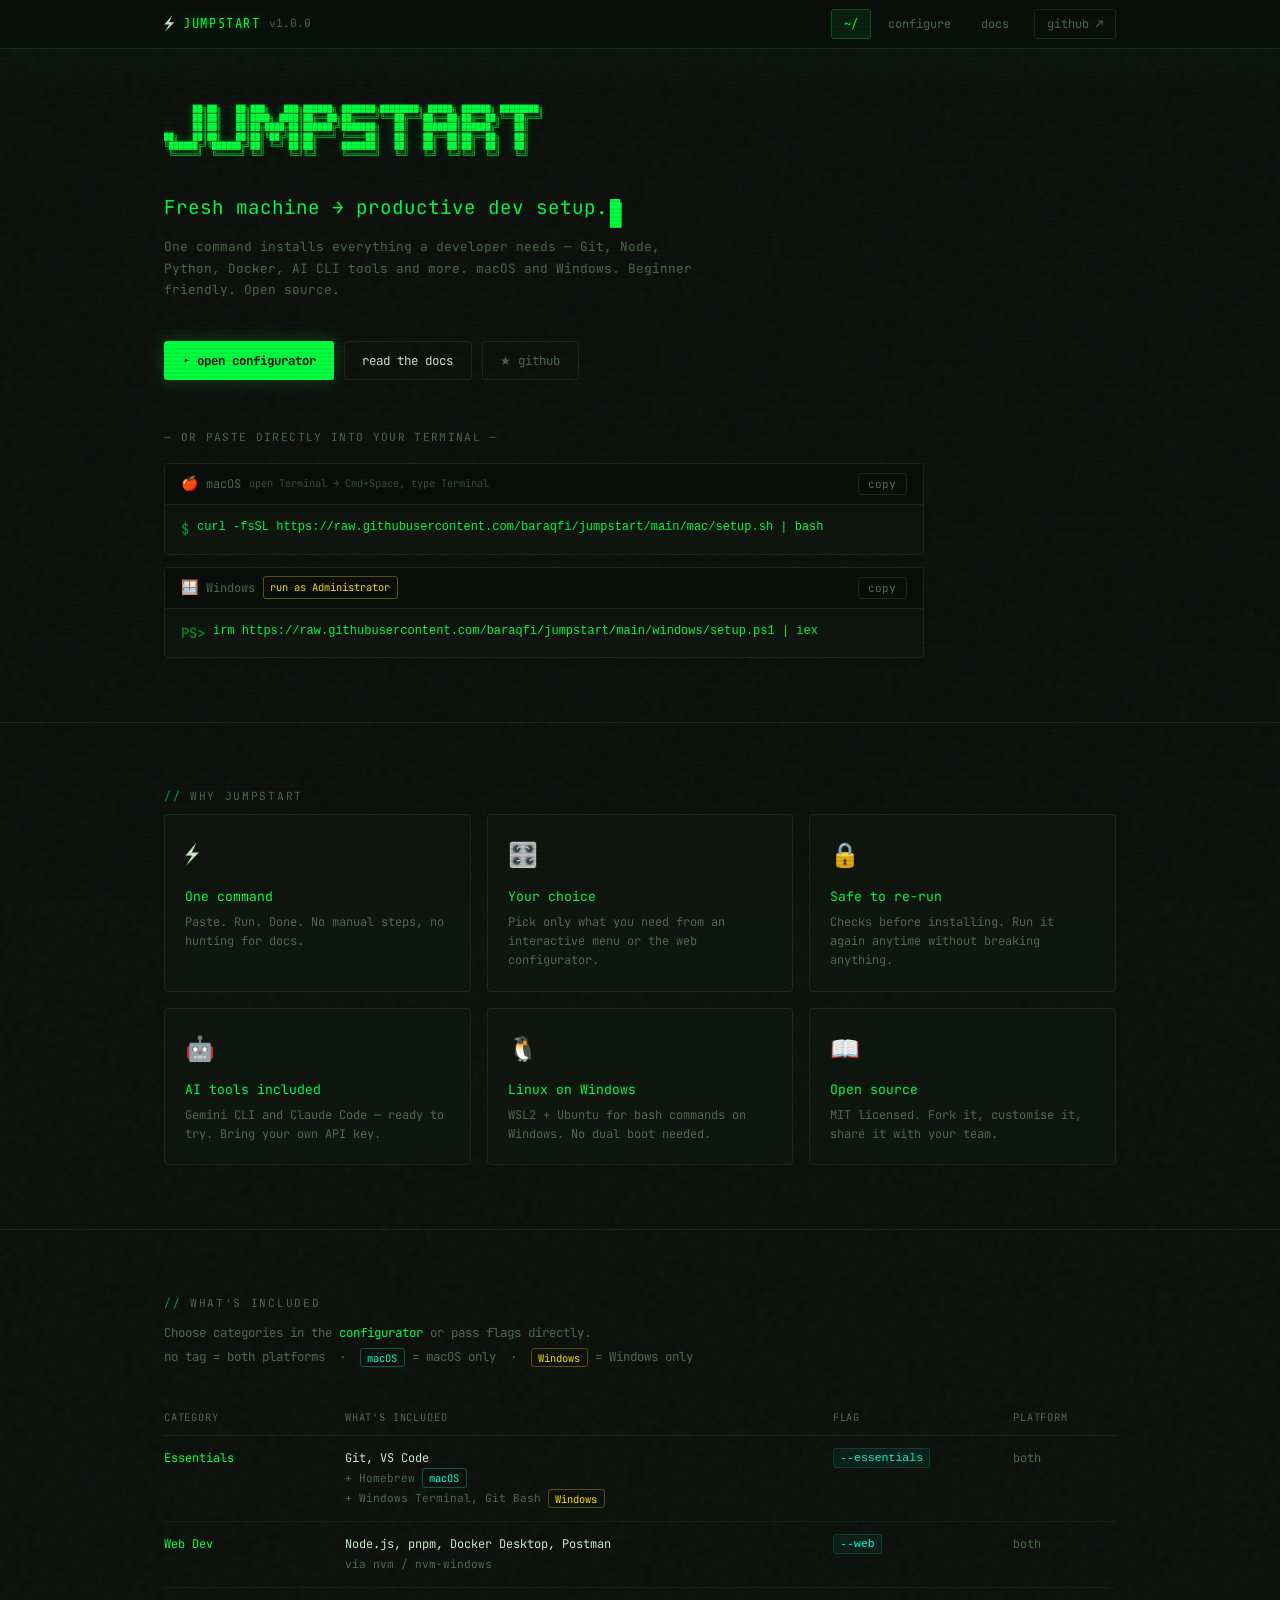
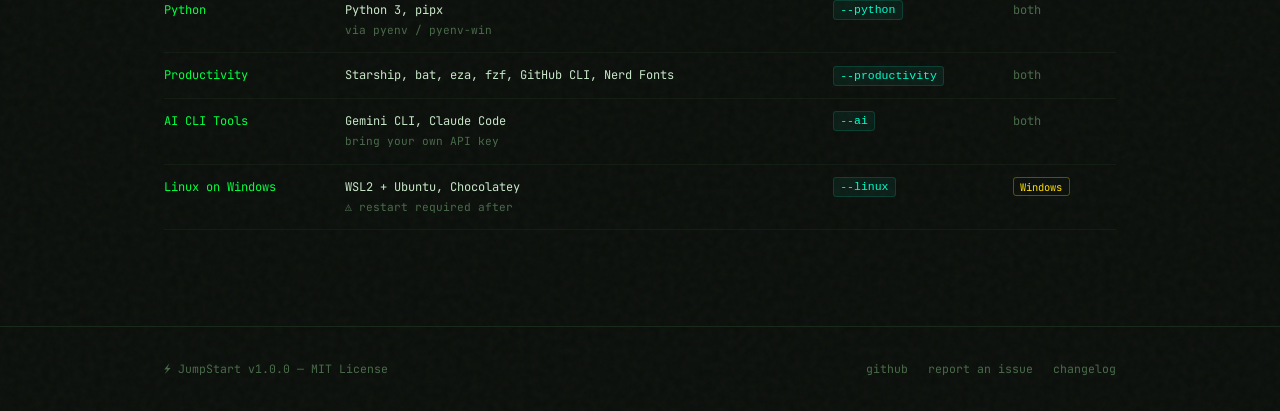
<file: web/index.html>
<!DOCTYPE html>
<html lang="en">
<head>
  <meta charset="UTF-8" />
  <meta name="viewport" content="width=device-width, initial-scale=1.0" />
  <title>JumpStart — Dev Setup in Minutes</title>
  <meta name="description" content="Go from fresh Mac or Windows install to productive dev environment in ~15 minutes. Open source, beginner friendly." />
  <link rel="icon" href="data:image/svg+xml,<svg xmlns='http://www.w3.org/2000/svg' viewBox='0 0 100 100'><text y='.9em' font-size='90'>⚡</text></svg>" />
  <link rel="preconnect" href="https://fonts.googleapis.com" />
  <link rel="preconnect" href="https://fonts.gstatic.com" crossorigin />
  <link href="https://fonts.googleapis.com/css2?family=JetBrains+Mono:wght@300;400;500;700&family=Share+Tech+Mono&display=swap" rel="stylesheet" />
  <link rel="stylesheet" href="style.css" />
</head>
<body>

  <!-- NAV -->
  <nav class="nav">
    <div class="nav-inner">
      <a href="index.html" class="nav-logo">
        <span class="logo-icon">⚡</span>
        <span class="logo-text">JumpStart</span>
        <span class="logo-version">v1.0.0</span>
      </a>
      <div class="nav-links">
        <a href="index.html" class="nav-link active">~/</a>
        <a href="configure.html" class="nav-link">configure</a>
        <a href="docs.html" class="nav-link">docs</a>
        <a href="https://github.com/baraqfi/jumpstart" target="_blank" class="nav-link nav-link-external">github ↗</a>
      </div>
    </div>
  </nav>

  <!-- HERO -->
  <section class="hero">
    <div class="container">

      <pre class="ascii-logo" aria-hidden="true">
      ██╗██╗   ██╗███╗   ███╗██████╗ ███████╗████████╗ █████╗ ██████╗ ████████╗
      ██║██║   ██║████╗ ████║██╔══██╗██╔════╝╚══██╔══╝██╔══██╗██╔══██╗╚══██╔══╝
      ██║██║   ██║██╔████╔██║██████╔╝███████╗   ██║   ███████║██████╔╝   ██║
██╗   ██║██║   ██║██║╚██╔╝██║██╔═══╝ ╚════██║   ██║   ██╔══██║██╔══██╗   ██║
╚██████╔╝╚██████╔╝██║ ╚═╝ ██║██║     ███████║   ██║   ██║  ██║██║  ██║   ██║
 ╚═════╝  ╚═════╝ ╚═╝     ╚═╝╚═╝     ╚══════╝   ╚═╝   ╚═╝  ╚═╝╚═╝  ╚═╝   ╚═╝</pre>

      <div class="hero-mobile-title">⚡ JUMPSTART</div>

      <p class="hero-tagline">
        Fresh machine → productive dev setup.<span class="cursor">█</span>
      </p>
      <p class="hero-sub">
        One command installs everything a developer needs — Git, Node, Python, Docker,
        AI CLI tools and more. macOS and Windows. Beginner friendly. Open source.
      </p>

      <div class="hero-ctas">
        <a href="configure.html" class="btn btn-primary">▸ open configurator</a>
        <a href="docs.html" class="btn btn-outline">read the docs</a>
        <a href="https://github.com/baraqfi/jumpstart" target="_blank" class="btn btn-ghost">★ github</a>
      </div>

      <!-- ONE-LINERS -->
      <p class="divider-label">— or paste directly into your terminal —</p>

      <div class="cmd-blocks">
        <div class="cmd-block">
          <div class="cmd-header">
            <div class="cmd-platform">
              <span>🍎</span>
              <span class="cmd-platform-label">macOS</span>
              <span class="cmd-hint">open Terminal → Cmd+Space, type Terminal</span>
            </div>
            <button class="copy-btn" data-copy="curl -fsSL https://raw.githubusercontent.com/baraqfi/jumpstart/main/mac/setup.sh | bash">copy</button>
          </div>
          <div class="cmd-body">
            <span class="prompt">$</span>
            <code>curl -fsSL https://raw.githubusercontent.com/baraqfi/jumpstart/main/mac/setup.sh | bash</code>
          </div>
        </div>

        <div class="cmd-block">
          <div class="cmd-header">
            <div class="cmd-platform">
              <span>🪟</span>
              <span class="cmd-platform-label">Windows</span>
              <span class="cmd-tag-warn">run as Administrator</span>
            </div>
            <button class="copy-btn" data-copy="irm https://raw.githubusercontent.com/baraqfi/jumpstart/main/windows/setup.ps1 | iex">copy</button>
          </div>
          <div class="cmd-body">
            <span class="prompt">PS&gt;</span>
            <code>irm https://raw.githubusercontent.com/baraqfi/jumpstart/main/windows/setup.ps1 | iex</code>
          </div>
        </div>
      </div>
    </div>
  </section>

  <!-- FEATURES -->
  <section class="section border-top">
    <div class="container">
      <p class="section-label"><span class="comment-slash">// </span>why jumpstart</p>
      <div class="features-grid">
        <div class="feature-card">
          <div class="feature-icon">⚡</div>
          <div class="feature-title">One command</div>
          <div class="feature-desc">Paste. Run. Done. No manual steps, no hunting for docs.</div>
        </div>
        <div class="feature-card">
          <div class="feature-icon">🎛️</div>
          <div class="feature-title">Your choice</div>
          <div class="feature-desc">Pick only what you need from an interactive menu or the web configurator.</div>
        </div>
        <div class="feature-card">
          <div class="feature-icon">🔒</div>
          <div class="feature-title">Safe to re-run</div>
          <div class="feature-desc">Checks before installing. Run it again anytime without breaking anything.</div>
        </div>
        <div class="feature-card">
          <div class="feature-icon">🤖</div>
          <div class="feature-title">AI tools included</div>
          <div class="feature-desc">Gemini CLI and Claude Code — ready to try. Bring your own API key.</div>
        </div>
        <div class="feature-card">
          <div class="feature-icon">🐧</div>
          <div class="feature-title">Linux on Windows</div>
          <div class="feature-desc">WSL2 + Ubuntu for bash commands on Windows. No dual boot needed.</div>
        </div>
        <div class="feature-card">
          <div class="feature-icon">📖</div>
          <div class="feature-title">Open source</div>
          <div class="feature-desc">MIT licensed. Fork it, customise it, share it with your team.</div>
        </div>
      </div>
    </div>
  </section>

  <!-- WHAT'S INCLUDED -->
  <section class="section border-top">
    <div class="container">
      <p class="section-label"><span class="comment-slash">// </span>what's included</p>
      <p class="section-sub">
        Choose categories in the <a href="configure.html" class="link-green">configurator</a> or pass flags directly.
        <br><span class="tag-key">no tag</span> = both platforms &nbsp;·&nbsp;
        <span class="tag-mac">macOS</span> = macOS only &nbsp;·&nbsp;
        <span class="tag-win">Windows</span> = Windows only
      </p>

      <div class="table-wrap">
        <table class="pkg-table">
          <thead>
            <tr>
              <th>Category</th>
              <th>What's included</th>
              <th>Flag</th>
              <th>Platform</th>
            </tr>
          </thead>
          <tbody>
            <tr>
              <td class="td-cat">Essentials</td>
              <td>Git, VS Code<br><span class="td-sub">+ Homebrew <span class="tag-mac">macOS</span></span><br><span class="td-sub">+ Windows Terminal, Git Bash <span class="tag-win">Windows</span></span></td>
              <td><code class="flag">--essentials</code></td>
              <td class="td-plat">both</td>
            </tr>
            <tr>
              <td class="td-cat">Web Dev</td>
              <td>Node.js, pnpm, Docker Desktop, Postman<br><span class="td-sub">via nvm / nvm-windows</span></td>
              <td><code class="flag">--web</code></td>
              <td class="td-plat">both</td>
            </tr>
            <tr>
              <td class="td-cat">Python</td>
              <td>Python 3, pipx<br><span class="td-sub">via pyenv / pyenv-win</span></td>
              <td><code class="flag">--python</code></td>
              <td class="td-plat">both</td>
            </tr>
            <tr>
              <td class="td-cat">Productivity</td>
              <td>Starship, bat, eza, fzf, GitHub CLI, Nerd Fonts</td>
              <td><code class="flag">--productivity</code></td>
              <td class="td-plat">both</td>
            </tr>
            <tr>
              <td class="td-cat">AI CLI Tools</td>
              <td>Gemini CLI, Claude Code<br><span class="td-sub">bring your own API key</span></td>
              <td><code class="flag">--ai</code></td>
              <td class="td-plat">both</td>
            </tr>
            <tr>
              <td class="td-cat">Linux on Windows</td>
              <td>WSL2 + Ubuntu, Chocolatey<br><span class="td-sub">⚠ restart required after</span></td>
              <td><code class="flag">--linux</code></td>
              <td class="td-plat"><span class="tag-win">Windows</span></td>
            </tr>
          </tbody>
        </table>
      </div>
    </div>
  </section>

  <!-- FOOTER -->
  <footer class="footer">
    <div class="container footer-inner">
      <span>⚡ JumpStart v1.0.0 — MIT License</span>
      <div class="footer-links">
        <a href="https://github.com/baraqfi/jumpstart" target="_blank">github</a>
        <a href="https://github.com/baraqfi/jumpstart/issues" target="_blank">report an issue</a>
        <a href="https://github.com/baraqfi/jumpstart/blob/main/CHANGELOG.md" target="_blank">changelog</a>
      </div>
    </div>
  </footer>

  <script src="main.js"></script>
</body>
</html>
</file>
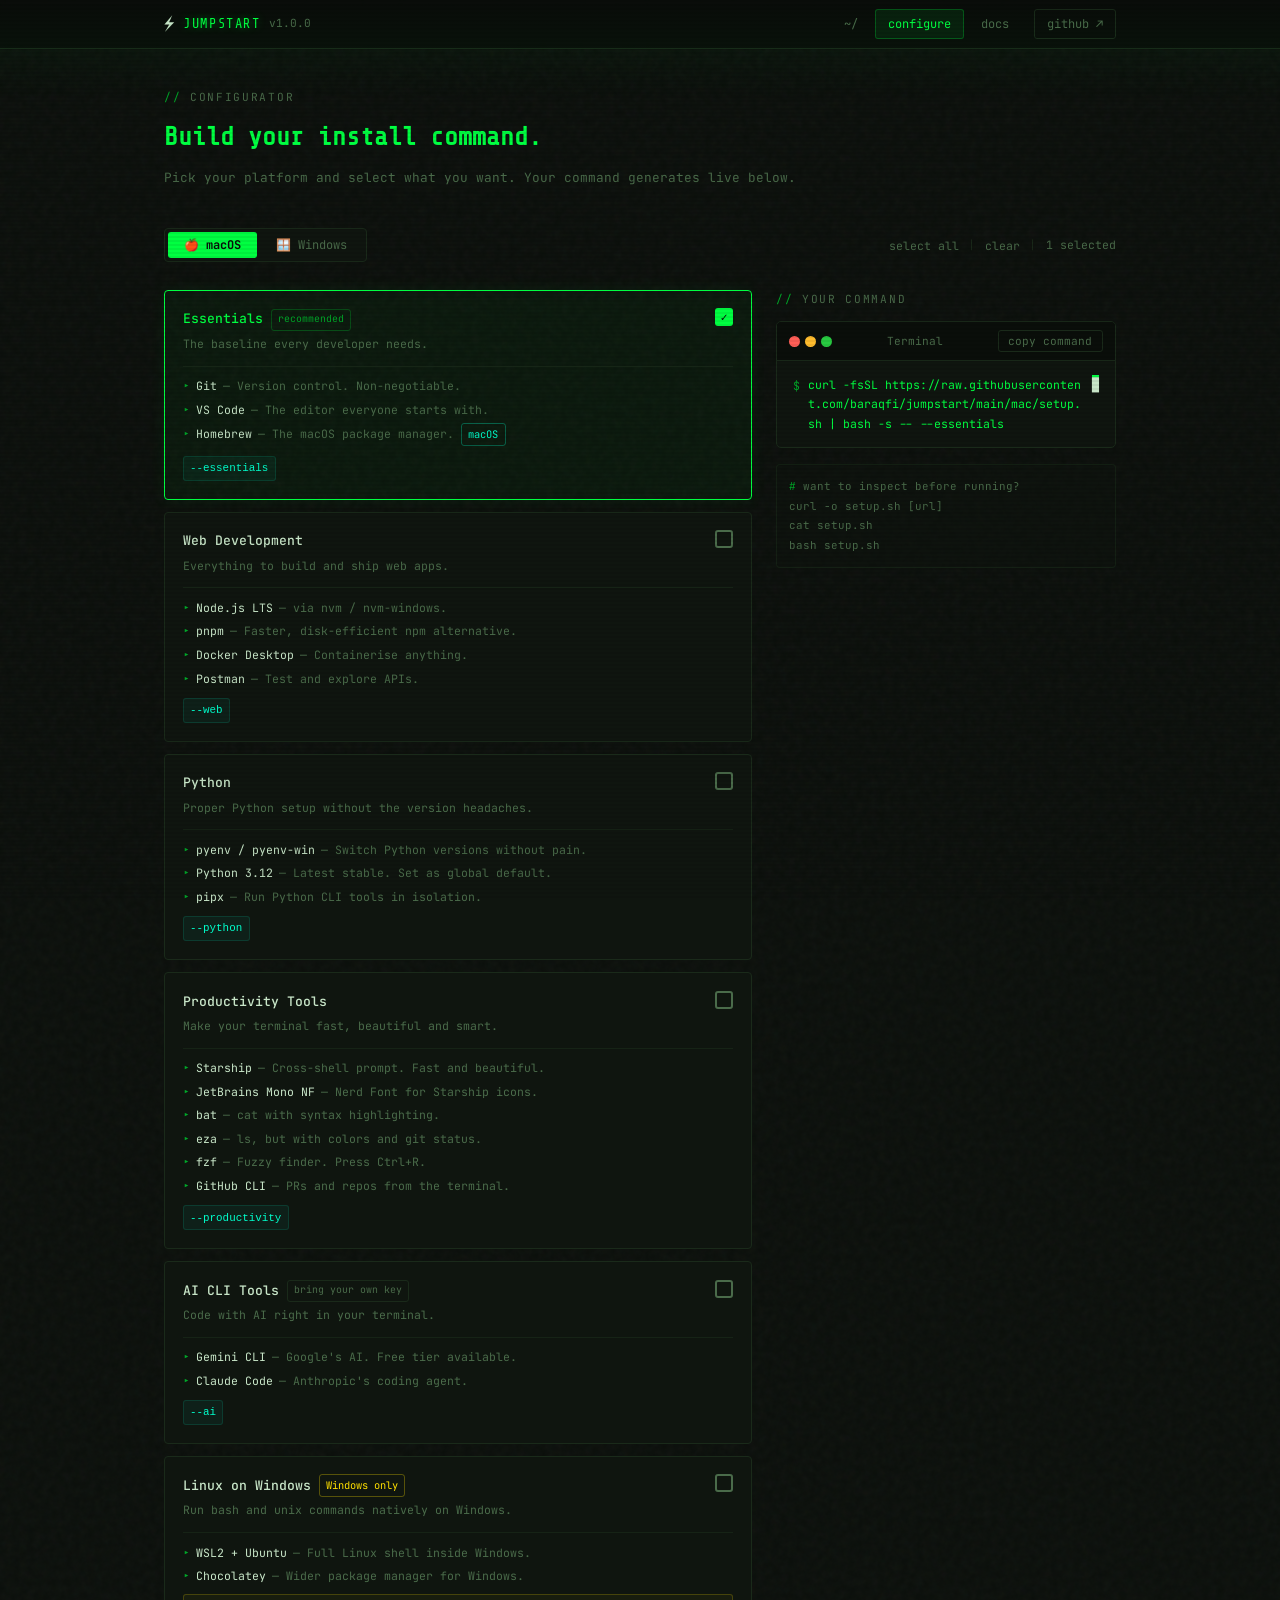
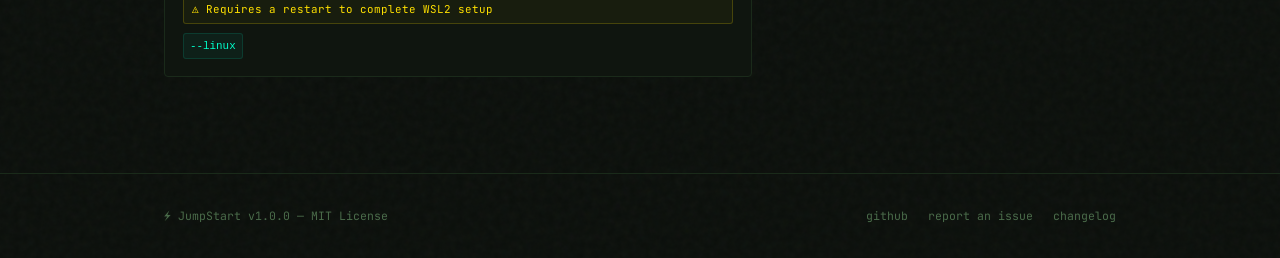
<file: web/configure.html>
<!DOCTYPE html>
<html lang="en">
<head>
  <meta charset="UTF-8" />
  <meta name="viewport" content="width=device-width, initial-scale=1.0" />
  <title>Configurator — JumpStart</title>
  <meta name="description" content="Pick your platform and packages. Get your custom install command instantly." />
  <link rel="icon" href="data:image/svg+xml,<svg xmlns='http://www.w3.org/2000/svg' viewBox='0 0 100 100'><text y='.9em' font-size='90'>⚡</text></svg>" />
  <link rel="preconnect" href="https://fonts.googleapis.com" />
  <link rel="preconnect" href="https://fonts.gstatic.com" crossorigin />
  <link href="https://fonts.googleapis.com/css2?family=JetBrains+Mono:wght@300;400;500;700&family=Share+Tech+Mono&display=swap" rel="stylesheet" />
  <link rel="stylesheet" href="style.css" />
</head>
<body>

  <!-- NAV -->
  <nav class="nav">
    <div class="nav-inner">
      <a href="index.html" class="nav-logo">
        <span class="logo-icon">⚡</span>
        <span class="logo-text">JumpStart</span>
        <span class="logo-version">v1.0.0</span>
      </a>
      <div class="nav-links">
        <a href="index.html" class="nav-link">~/</a>
        <a href="configure.html" class="nav-link active">configure</a>
        <a href="docs.html" class="nav-link">docs</a>
        <a href="https://github.com/baraqfi/jumpstart" target="_blank" class="nav-link nav-link-external">github ↗</a>
      </div>
    </div>
  </nav>

  <div class="container page-top">

    <!-- HEADER -->
    <div class="page-header">
      <p class="section-label"><span class="comment-slash">// </span>configurator</p>
      <h1 class="page-title">Build your install command.</h1>
      <p class="page-sub">Pick your platform and select what you want. Your command generates live below.</p>
    </div>

    <!-- PLATFORM TOGGLE + ACTIONS -->
    <div class="config-toolbar">
      <div class="platform-toggle" role="group" aria-label="Select platform">
        <button class="platform-btn active" data-platform="mac" onclick="setPlatform('mac')">🍎 macOS</button>
        <button class="platform-btn" data-platform="windows" onclick="setPlatform('windows')">🪟 Windows</button>
      </div>
      <div class="config-actions">
        <button class="action-btn" onclick="selectAll()">select all</button>
        <span class="action-divider">|</span>
        <button class="action-btn action-btn-red" onclick="clearAll()">clear</button>
        <span class="action-divider">|</span>
        <span class="selected-count" id="selectedCount">1 selected</span>
      </div>
    </div>

    <!-- MAIN GRID -->
    <div class="config-grid">

      <!-- CATEGORY CARDS -->
      <div class="cards-col" id="categoryCards">

        <!-- Essentials -->
        <div class="cat-card selected" data-id="essentials" data-platform="both" onclick="toggleCard(this)">
          <div class="cat-card-top">
            <div class="cat-card-info">
              <div class="cat-card-name-row">
                <span class="cat-name">Essentials</span>
                <span class="cat-badge-rec">recommended</span>
              </div>
              <p class="cat-tagline">The baseline every developer needs.</p>
            </div>
            <div class="cat-checkbox" aria-hidden="true">✓</div>
          </div>
          <div class="cat-packages">
            <div class="cat-pkg"><span class="pkg-arrow">▸</span><span class="pkg-name">Git</span><span class="pkg-desc">— Version control. Non-negotiable.</span></div>
            <div class="cat-pkg"><span class="pkg-arrow">▸</span><span class="pkg-name">VS Code</span><span class="pkg-desc">— The editor everyone starts with.</span></div>
            <div class="cat-pkg mac-only"><span class="pkg-arrow">▸</span><span class="pkg-name">Homebrew</span><span class="pkg-desc">— The macOS package manager.</span><span class="tag-mac">macOS</span></div>
            <div class="cat-pkg win-only"><span class="pkg-arrow">▸</span><span class="pkg-name">Windows Terminal</span><span class="pkg-desc">— Modern terminal for Windows.</span><span class="tag-win">Windows</span></div>
            <div class="cat-pkg win-only"><span class="pkg-arrow">▸</span><span class="pkg-name">Git Bash</span><span class="pkg-desc">— Bash shell on Windows. Comes with Git.</span><span class="tag-win">Windows</span></div>
          </div>
          <code class="cat-flag">--essentials</code>
        </div>

        <!-- Web Dev -->
        <div class="cat-card" data-id="web" data-platform="both" onclick="toggleCard(this)">
          <div class="cat-card-top">
            <div class="cat-card-info">
              <div class="cat-card-name-row">
                <span class="cat-name">Web Development</span>
              </div>
              <p class="cat-tagline">Everything to build and ship web apps.</p>
            </div>
            <div class="cat-checkbox" aria-hidden="true">✓</div>
          </div>
          <div class="cat-packages">
            <div class="cat-pkg"><span class="pkg-arrow">▸</span><span class="pkg-name">Node.js LTS</span><span class="pkg-desc">— via nvm / nvm-windows.</span></div>
            <div class="cat-pkg"><span class="pkg-arrow">▸</span><span class="pkg-name">pnpm</span><span class="pkg-desc">— Faster, disk-efficient npm alternative.</span></div>
            <div class="cat-pkg"><span class="pkg-arrow">▸</span><span class="pkg-name">Docker Desktop</span><span class="pkg-desc">— Containerise anything.</span></div>
            <div class="cat-pkg"><span class="pkg-arrow">▸</span><span class="pkg-name">Postman</span><span class="pkg-desc">— Test and explore APIs.</span></div>
          </div>
          <code class="cat-flag">--web</code>
        </div>

        <!-- Python -->
        <div class="cat-card" data-id="python" data-platform="both" onclick="toggleCard(this)">
          <div class="cat-card-top">
            <div class="cat-card-info">
              <div class="cat-card-name-row">
                <span class="cat-name">Python</span>
              </div>
              <p class="cat-tagline">Proper Python setup without the version headaches.</p>
            </div>
            <div class="cat-checkbox" aria-hidden="true">✓</div>
          </div>
          <div class="cat-packages">
            <div class="cat-pkg"><span class="pkg-arrow">▸</span><span class="pkg-name">pyenv / pyenv-win</span><span class="pkg-desc">— Switch Python versions without pain.</span></div>
            <div class="cat-pkg"><span class="pkg-arrow">▸</span><span class="pkg-name">Python 3.12</span><span class="pkg-desc">— Latest stable. Set as global default.</span></div>
            <div class="cat-pkg"><span class="pkg-arrow">▸</span><span class="pkg-name">pipx</span><span class="pkg-desc">— Run Python CLI tools in isolation.</span></div>
          </div>
          <code class="cat-flag">--python</code>
        </div>

        <!-- Productivity -->
        <div class="cat-card" data-id="productivity" data-platform="both" onclick="toggleCard(this)">
          <div class="cat-card-top">
            <div class="cat-card-info">
              <div class="cat-card-name-row">
                <span class="cat-name">Productivity Tools</span>
              </div>
              <p class="cat-tagline">Make your terminal fast, beautiful and smart.</p>
            </div>
            <div class="cat-checkbox" aria-hidden="true">✓</div>
          </div>
          <div class="cat-packages">
            <div class="cat-pkg"><span class="pkg-arrow">▸</span><span class="pkg-name">Starship</span><span class="pkg-desc">— Cross-shell prompt. Fast and beautiful.</span></div>
            <div class="cat-pkg"><span class="pkg-arrow">▸</span><span class="pkg-name">JetBrains Mono NF</span><span class="pkg-desc">— Nerd Font for Starship icons.</span></div>
            <div class="cat-pkg"><span class="pkg-arrow">▸</span><span class="pkg-name">bat</span><span class="pkg-desc">— cat with syntax highlighting.</span></div>
            <div class="cat-pkg"><span class="pkg-arrow">▸</span><span class="pkg-name">eza</span><span class="pkg-desc">— ls, but with colors and git status.</span></div>
            <div class="cat-pkg"><span class="pkg-arrow">▸</span><span class="pkg-name">fzf</span><span class="pkg-desc">— Fuzzy finder. Press Ctrl+R.</span></div>
            <div class="cat-pkg"><span class="pkg-arrow">▸</span><span class="pkg-name">GitHub CLI</span><span class="pkg-desc">— PRs and repos from the terminal.</span></div>
          </div>
          <code class="cat-flag">--productivity</code>
        </div>

        <!-- AI Tools -->
        <div class="cat-card" data-id="ai" data-platform="both" onclick="toggleCard(this)">
          <div class="cat-card-top">
            <div class="cat-card-info">
              <div class="cat-card-name-row">
                <span class="cat-name">AI CLI Tools</span>
                <span class="cat-badge-note">bring your own key</span>
              </div>
              <p class="cat-tagline">Code with AI right in your terminal.</p>
            </div>
            <div class="cat-checkbox" aria-hidden="true">✓</div>
          </div>
          <div class="cat-packages">
            <div class="cat-pkg"><span class="pkg-arrow">▸</span><span class="pkg-name">Gemini CLI</span><span class="pkg-desc">— Google's AI. Free tier available.</span></div>
            <div class="cat-pkg"><span class="pkg-arrow">▸</span><span class="pkg-name">Claude Code</span><span class="pkg-desc">— Anthropic's coding agent.</span></div>
          </div>
          <code class="cat-flag">--ai</code>
        </div>

        <!-- Linux on Windows -->
        <div class="cat-card windows-only-card" data-id="linux" data-platform="windows" onclick="toggleCard(this)">
          <div class="cat-card-top">
            <div class="cat-card-info">
              <div class="cat-card-name-row">
                <span class="cat-name">Linux on Windows</span>
                <span class="tag-win">Windows only</span>
              </div>
              <p class="cat-tagline">Run bash and unix commands natively on Windows.</p>
            </div>
            <div class="cat-checkbox" aria-hidden="true">✓</div>
          </div>
          <div class="cat-packages">
            <div class="cat-pkg"><span class="pkg-arrow">▸</span><span class="pkg-name">WSL2 + Ubuntu</span><span class="pkg-desc">— Full Linux shell inside Windows.</span></div>
            <div class="cat-pkg"><span class="pkg-arrow">▸</span><span class="pkg-name">Chocolatey</span><span class="pkg-desc">— Wider package manager for Windows.</span></div>
          </div>
          <div class="cat-warn">⚠ Requires a restart to complete WSL2 setup</div>
          <code class="cat-flag">--linux</code>
        </div>

      </div><!-- /cards-col -->

      <!-- COMMAND OUTPUT -->
      <div class="output-col">
        <p class="section-label" style="margin-bottom: 0.75rem"><span class="comment-slash">// </span>your command</p>

        <div class="terminal-window">
          <div class="terminal-titlebar">
            <div class="terminal-dots">
              <span class="dot dot-red"></span>
              <span class="dot dot-yellow"></span>
              <span class="dot dot-green"></span>
            </div>
            <span class="terminal-title" id="terminalTitle">Terminal</span>
            <button class="copy-btn" id="copyCommandBtn" onclick="copyCommand()" disabled>copy command</button>
          </div>
          <div class="terminal-body" id="terminalBody">
            <div class="terminal-line">
              <span class="prompt" id="terminalPrompt">$</span>
              <span class="terminal-output" id="commandOutput">select categories above to generate your command...</span>
              <span class="cursor">█</span>
            </div>
          </div>
        </div>

        <!-- Inspect tip -->
        <div class="inspect-tip">
          <span class="comment-slash"># </span>want to inspect before running?<br>
          <span id="inspectMac">
            curl -o setup.sh [url]<br>
            cat setup.sh<br>
            bash setup.sh
          </span>
          <span id="inspectWin" style="display:none">
            irm [url] -OutFile setup.ps1<br>
            cat setup.ps1<br>
            ./setup.ps1
          </span>
        </div>
      </div>

    </div><!-- /config-grid -->
  </div><!-- /container -->

  <!-- FOOTER -->
  <footer class="footer">
    <div class="container footer-inner">
      <span>⚡ JumpStart v1.0.0 — MIT License</span>
      <div class="footer-links">
        <a href="https://github.com/baraqfi/jumpstart" target="_blank">github</a>
        <a href="https://github.com/baraqfi/jumpstart/issues" target="_blank">report an issue</a>
        <a href="https://github.com/baraqfi/jumpstart/blob/main/CHANGELOG.md" target="_blank">changelog</a>
      </div>
    </div>
  </footer>

  <script src="main.js"></script>
</body>
</html>
</file>
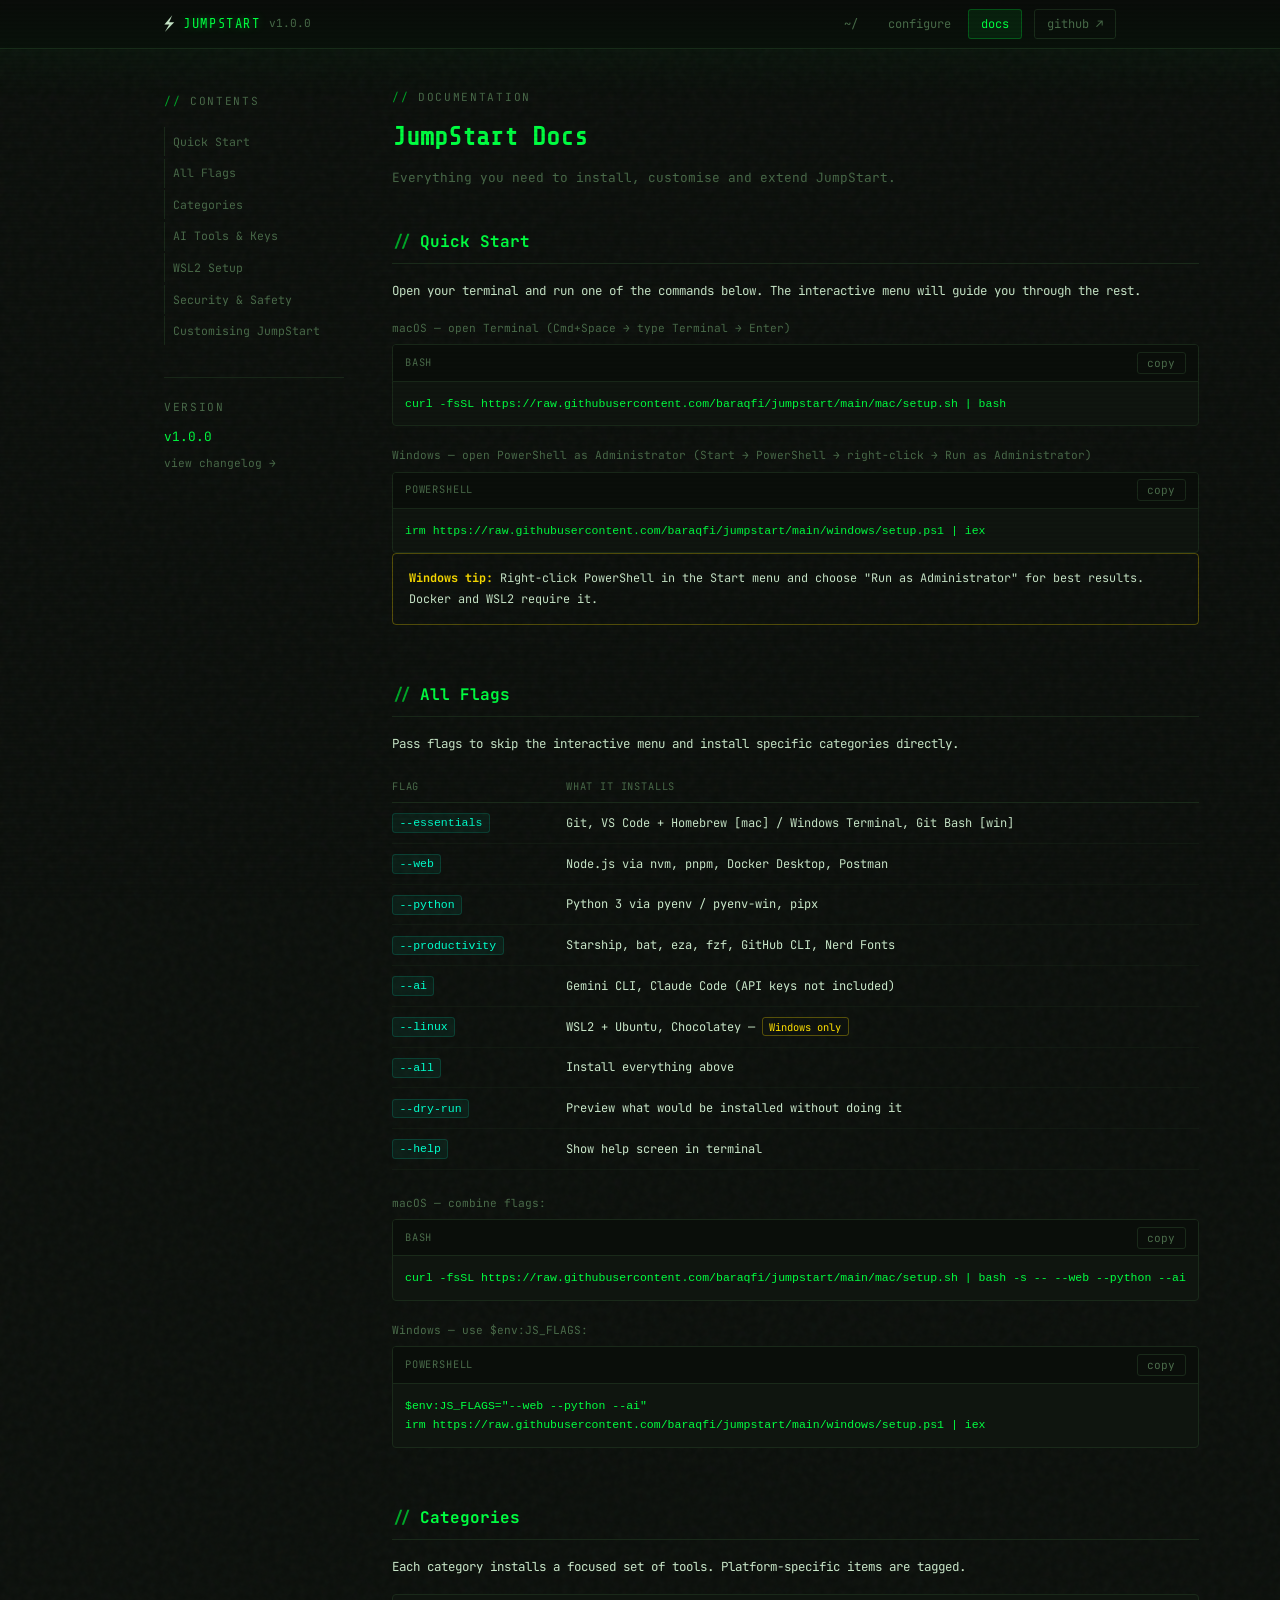
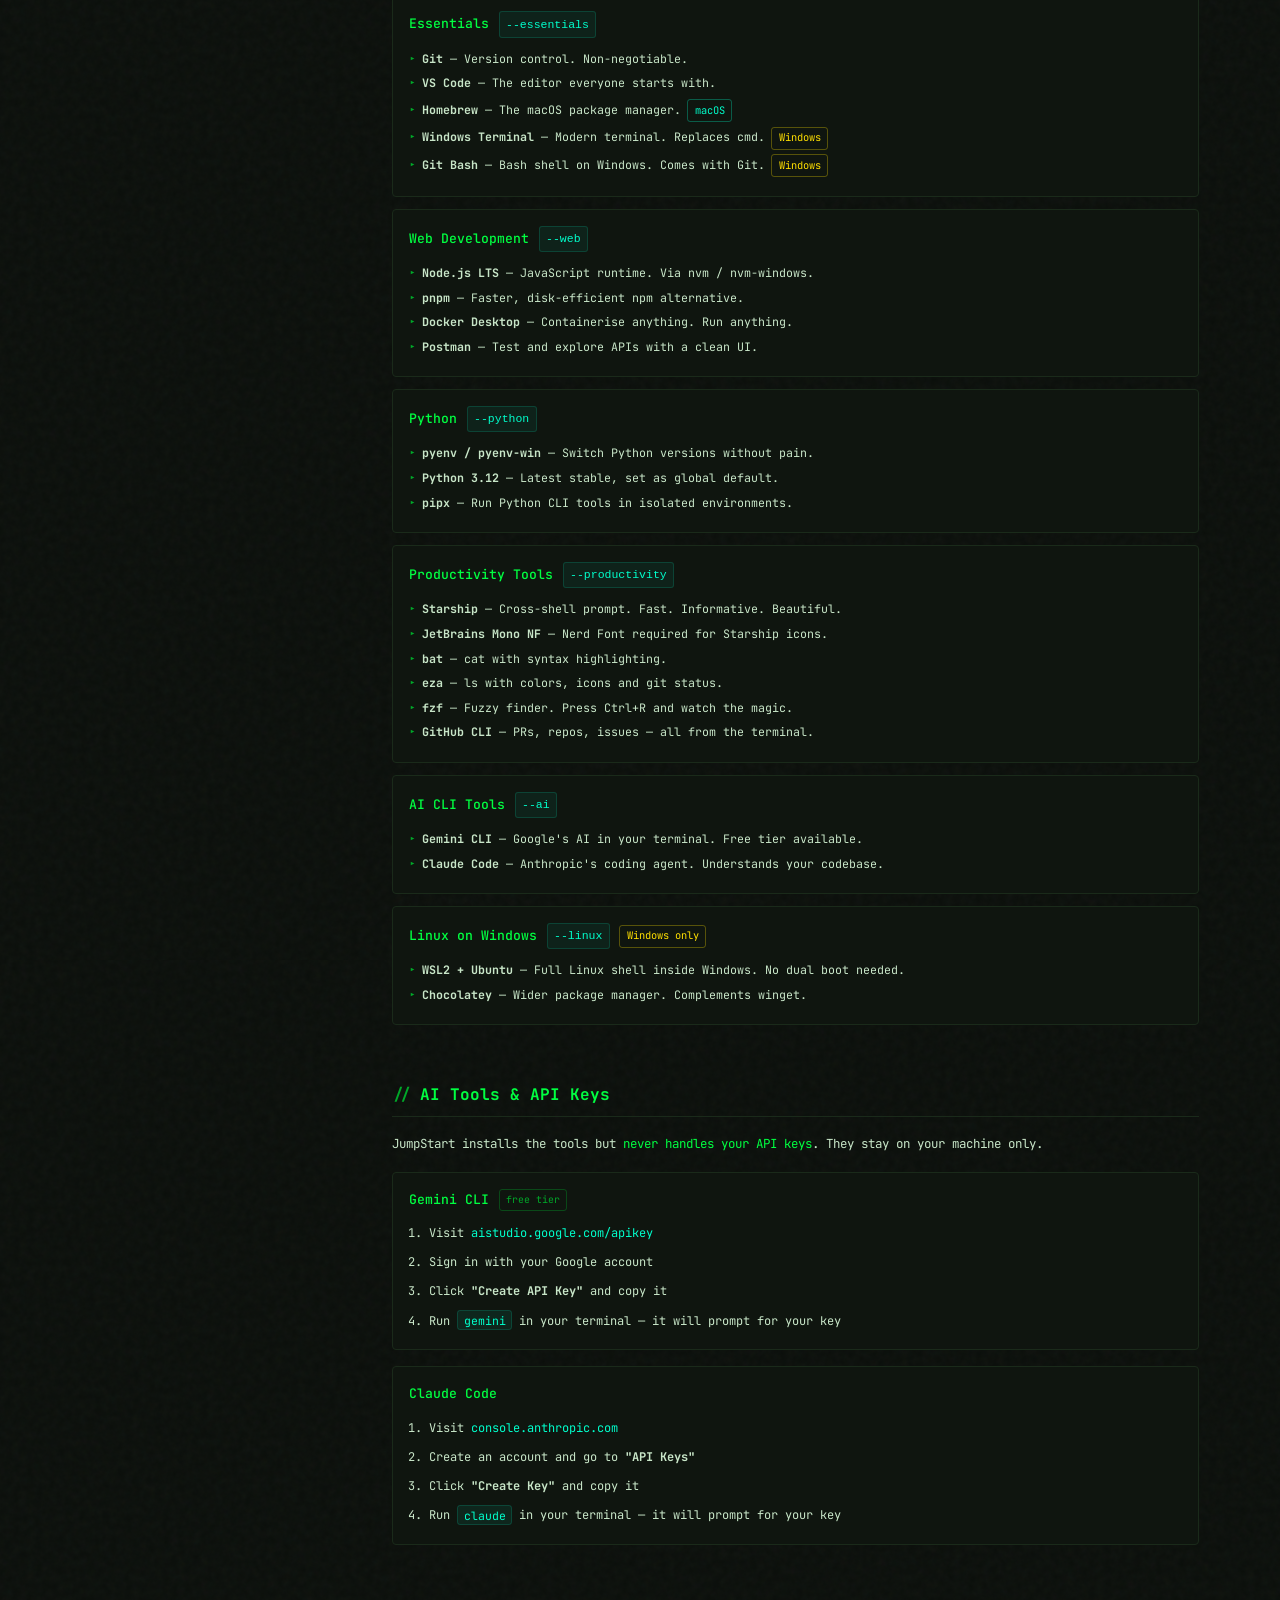
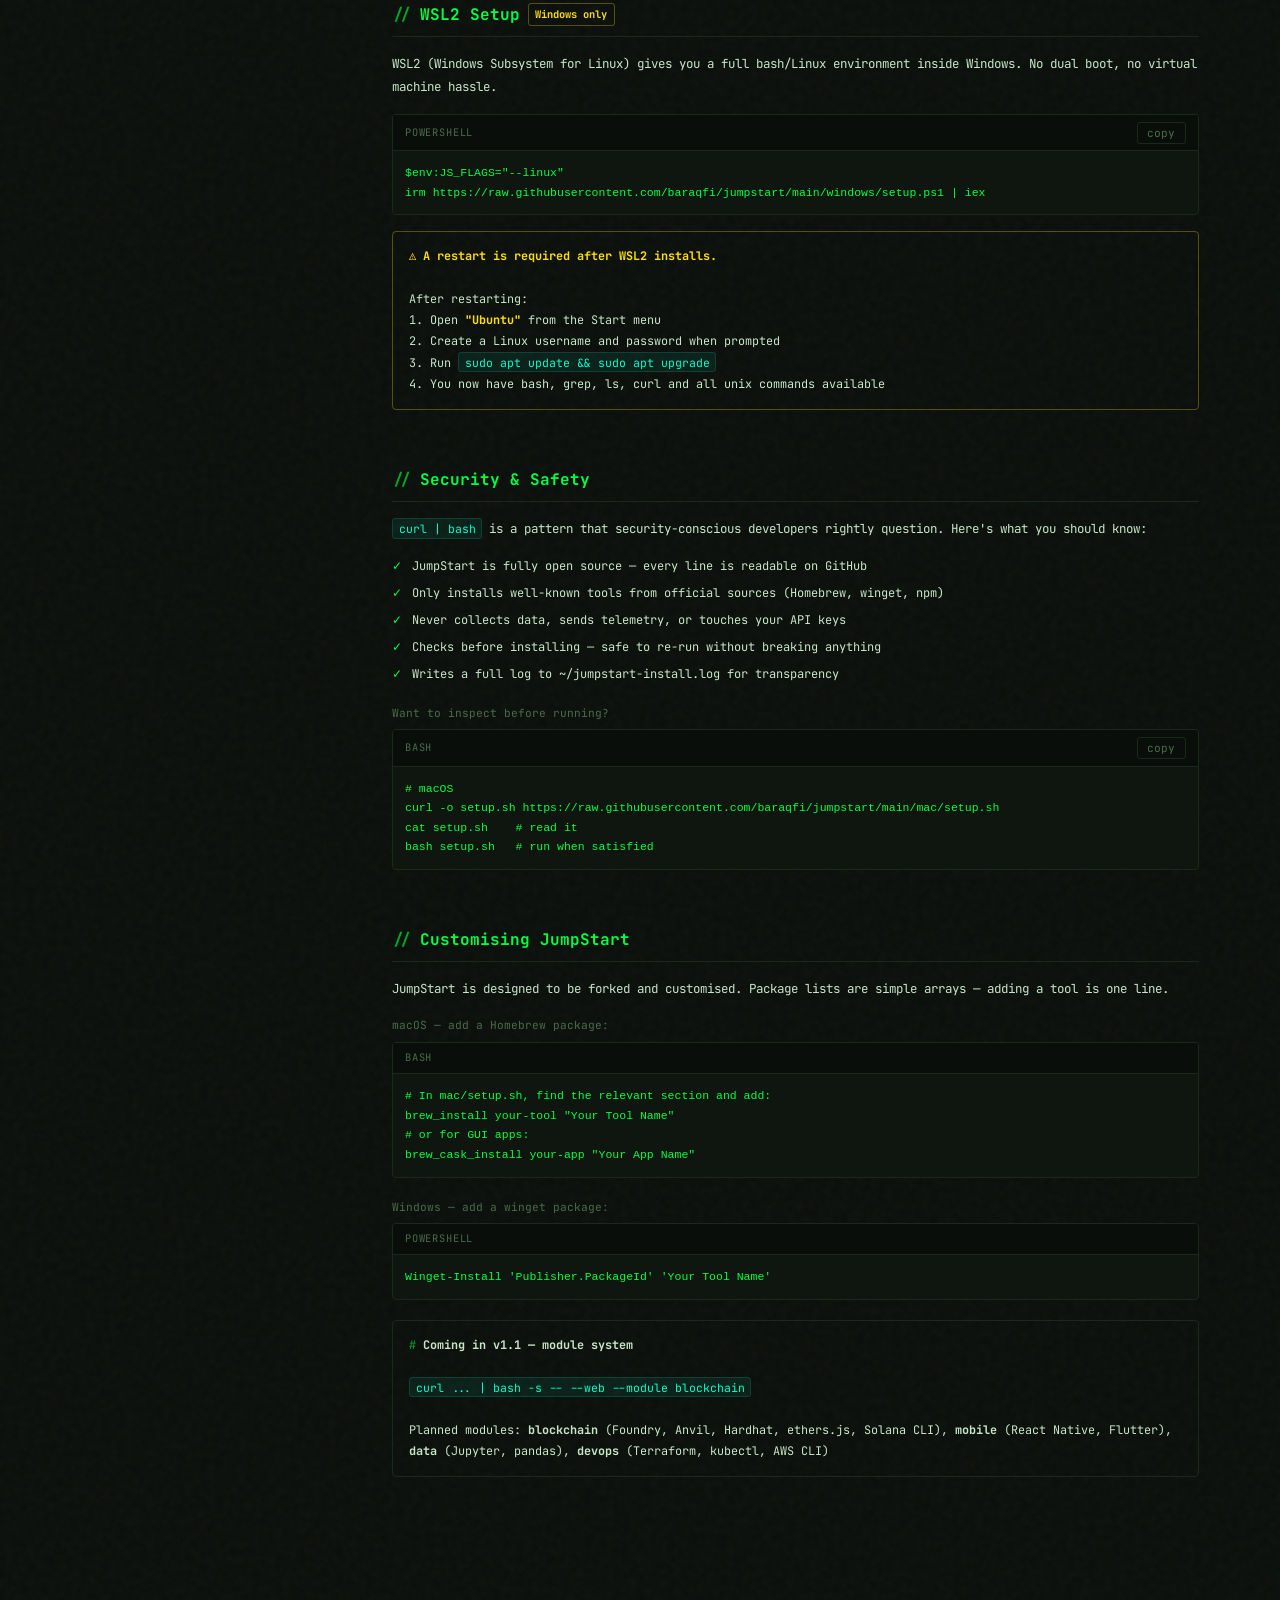
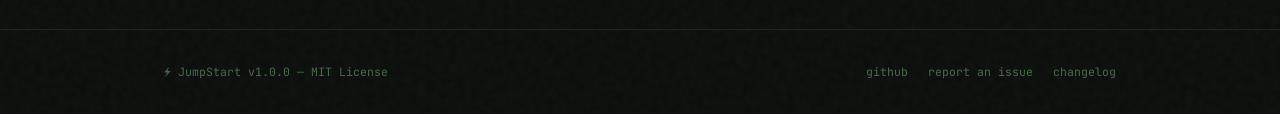
<file: web/docs.html>
<!DOCTYPE html>
<html lang="en">
<head>
  <meta charset="UTF-8" />
  <meta name="viewport" content="width=device-width, initial-scale=1.0" />
  <title>Docs — JumpStart</title>
  <meta name="description" content="JumpStart documentation — flags, categories, AI key setup, WSL2, customisation." />
  <link rel="icon" href="data:image/svg+xml,<svg xmlns='http://www.w3.org/2000/svg' viewBox='0 0 100 100'><text y='.9em' font-size='90'>⚡</text></svg>" />
  <link rel="preconnect" href="https://fonts.googleapis.com" />
  <link rel="preconnect" href="https://fonts.gstatic.com" crossorigin />
  <link href="https://fonts.googleapis.com/css2?family=JetBrains+Mono:wght@300;400;500;700&family=Share+Tech+Mono&display=swap" rel="stylesheet" />
  <link rel="stylesheet" href="style.css" />
</head>
<body>

  <!-- NAV -->
  <nav class="nav">
    <div class="nav-inner">
      <a href="index.html" class="nav-logo">
        <span class="logo-icon">⚡</span>
        <span class="logo-text">JumpStart</span>
        <span class="logo-version">v1.0.0</span>
      </a>
      <div class="nav-links">
        <a href="index.html" class="nav-link">~/</a>
        <a href="configure.html" class="nav-link">configure</a>
        <a href="docs.html" class="nav-link active">docs</a>
        <a href="https://github.com/baraqfi/jumpstart" target="_blank" class="nav-link nav-link-external">github ↗</a>
      </div>
    </div>
  </nav>

  <div class="container page-top docs-layout">

    <!-- SIDEBAR -->
    <aside class="docs-sidebar">
      <p class="section-label" style="margin-bottom:1rem"><span class="comment-slash">// </span>contents</p>
      <nav class="toc">
        <a href="#quick-start" class="toc-link">Quick Start</a>
        <a href="#flags" class="toc-link">All Flags</a>
        <a href="#categories" class="toc-link">Categories</a>
        <a href="#ai-tools" class="toc-link">AI Tools & Keys</a>
        <a href="#wsl" class="toc-link">WSL2 Setup</a>
        <a href="#security" class="toc-link">Security & Safety</a>
        <a href="#customize" class="toc-link">Customising JumpStart</a>
      </nav>
      <div class="sidebar-version">
        <p class="section-label" style="margin-bottom:0.5rem">version</p>
        <p class="version-num">v1.0.0</p>
        <a href="https://github.com/baraqfi/jumpstart/blob/main/CHANGELOG.md" target="_blank" class="changelog-link">view changelog →</a>
      </div>
    </aside>

    <!-- MAIN -->
    <main class="docs-main">

      <div class="page-header">
        <p class="section-label"><span class="comment-slash">// </span>documentation</p>
        <h1 class="page-title">JumpStart Docs</h1>
        <p class="page-sub">Everything you need to install, customise and extend JumpStart.</p>
      </div>

      <!-- QUICK START -->
      <section id="quick-start" class="doc-section">
        <h2 class="doc-h2"><span class="comment-slash">// </span>Quick Start</h2>
        <p class="doc-p">Open your terminal and run one of the commands below. The interactive menu will guide you through the rest.</p>

        <p class="code-label">macOS — open Terminal (Cmd+Space → type Terminal → Enter)</p>
        <div class="code-block">
          <div class="code-header">
            <span class="code-lang">bash</span>
            <button class="copy-btn" data-copy="curl -fsSL https://raw.githubusercontent.com/baraqfi/jumpstart/main/mac/setup.sh | bash">copy</button>
          </div>
          <pre>curl -fsSL https://raw.githubusercontent.com/baraqfi/jumpstart/main/mac/setup.sh | bash</pre>
        </div>

        <p class="code-label" style="margin-top:1.25rem">Windows — open PowerShell as Administrator (Start → PowerShell → right-click → Run as Administrator)</p>
        <div class="code-block">
          <div class="code-header">
            <span class="code-lang">powershell</span>
            <button class="copy-btn" data-copy="irm https://raw.githubusercontent.com/baraqfi/jumpstart/main/windows/setup.ps1 | iex">copy</button>
          </div>
          <pre>irm https://raw.githubusercontent.com/baraqfi/jumpstart/main/windows/setup.ps1 | iex</pre>
        </div>

        <div class="doc-note doc-note-warn">
          <strong>Windows tip:</strong> Right-click PowerShell in the Start menu and choose "Run as Administrator" for best results. Docker and WSL2 require it.
        </div>
      </section>

      <!-- FLAGS -->
      <section id="flags" class="doc-section">
        <h2 class="doc-h2"><span class="comment-slash">// </span>All Flags</h2>
        <p class="doc-p">Pass flags to skip the interactive menu and install specific categories directly.</p>

        <div class="flags-table-wrap">
          <table class="flags-table">
            <thead><tr><th>Flag</th><th>What it installs</th></tr></thead>
            <tbody>
              <tr><td><code class="flag">--essentials</code></td><td>Git, VS Code + Homebrew [mac] / Windows Terminal, Git Bash [win]</td></tr>
              <tr><td><code class="flag">--web</code></td><td>Node.js via nvm, pnpm, Docker Desktop, Postman</td></tr>
              <tr><td><code class="flag">--python</code></td><td>Python 3 via pyenv / pyenv-win, pipx</td></tr>
              <tr><td><code class="flag">--productivity</code></td><td>Starship, bat, eza, fzf, GitHub CLI, Nerd Fonts</td></tr>
              <tr><td><code class="flag">--ai</code></td><td>Gemini CLI, Claude Code (API keys not included)</td></tr>
              <tr><td><code class="flag">--linux</code></td><td>WSL2 + Ubuntu, Chocolatey — <span class="tag-win">Windows only</span></td></tr>
              <tr><td><code class="flag">--all</code></td><td>Install everything above</td></tr>
              <tr><td><code class="flag">--dry-run</code></td><td>Preview what would be installed without doing it</td></tr>
              <tr><td><code class="flag">--help</code></td><td>Show help screen in terminal</td></tr>
            </tbody>
          </table>
        </div>

        <p class="code-label" style="margin-top:1.5rem">macOS — combine flags:</p>
        <div class="code-block">
          <div class="code-header"><span class="code-lang">bash</span>
            <button class="copy-btn" data-copy="curl -fsSL https://raw.githubusercontent.com/baraqfi/jumpstart/main/mac/setup.sh | bash -s -- --web --python --ai">copy</button>
          </div>
          <pre>curl -fsSL https://raw.githubusercontent.com/baraqfi/jumpstart/main/mac/setup.sh | bash -s -- --web --python --ai</pre>
        </div>

        <p class="code-label" style="margin-top:1.25rem">Windows — use $env:JS_FLAGS:</p>
        <div class="code-block">
          <div class="code-header"><span class="code-lang">powershell</span>
            <button class="copy-btn" data-copy='$env:JS_FLAGS="--web --python --ai"&#10;irm https://raw.githubusercontent.com/baraqfi/jumpstart/main/windows/setup.ps1 | iex'>copy</button>
          </div>
          <pre>$env:JS_FLAGS="--web --python --ai"
irm https://raw.githubusercontent.com/baraqfi/jumpstart/main/windows/setup.ps1 | iex</pre>
        </div>
      </section>

      <!-- CATEGORIES -->
      <section id="categories" class="doc-section">
        <h2 class="doc-h2"><span class="comment-slash">// </span>Categories</h2>
        <p class="doc-p">Each category installs a focused set of tools. Platform-specific items are tagged.</p>

        <div class="doc-cats">

          <div class="doc-cat-card">
            <div class="doc-cat-header">
              <span class="doc-cat-name">Essentials</span>
              <code class="flag">--essentials</code>
            </div>
            <div class="doc-pkg"><span class="pkg-arrow">▸</span> <b>Git</b> — Version control. Non-negotiable.</div>
            <div class="doc-pkg"><span class="pkg-arrow">▸</span> <b>VS Code</b> — The editor everyone starts with.</div>
            <div class="doc-pkg"><span class="pkg-arrow">▸</span> <b>Homebrew</b> — The macOS package manager. <span class="tag-mac">macOS</span></div>
            <div class="doc-pkg"><span class="pkg-arrow">▸</span> <b>Windows Terminal</b> — Modern terminal. Replaces cmd. <span class="tag-win">Windows</span></div>
            <div class="doc-pkg"><span class="pkg-arrow">▸</span> <b>Git Bash</b> — Bash shell on Windows. Comes with Git. <span class="tag-win">Windows</span></div>
          </div>

          <div class="doc-cat-card">
            <div class="doc-cat-header">
              <span class="doc-cat-name">Web Development</span>
              <code class="flag">--web</code>
            </div>
            <div class="doc-pkg"><span class="pkg-arrow">▸</span> <b>Node.js LTS</b> — JavaScript runtime. Via nvm / nvm-windows.</div>
            <div class="doc-pkg"><span class="pkg-arrow">▸</span> <b>pnpm</b> — Faster, disk-efficient npm alternative.</div>
            <div class="doc-pkg"><span class="pkg-arrow">▸</span> <b>Docker Desktop</b> — Containerise anything. Run anything.</div>
            <div class="doc-pkg"><span class="pkg-arrow">▸</span> <b>Postman</b> — Test and explore APIs with a clean UI.</div>
          </div>

          <div class="doc-cat-card">
            <div class="doc-cat-header">
              <span class="doc-cat-name">Python</span>
              <code class="flag">--python</code>
            </div>
            <div class="doc-pkg"><span class="pkg-arrow">▸</span> <b>pyenv / pyenv-win</b> — Switch Python versions without pain.</div>
            <div class="doc-pkg"><span class="pkg-arrow">▸</span> <b>Python 3.12</b> — Latest stable, set as global default.</div>
            <div class="doc-pkg"><span class="pkg-arrow">▸</span> <b>pipx</b> — Run Python CLI tools in isolated environments.</div>
          </div>

          <div class="doc-cat-card">
            <div class="doc-cat-header">
              <span class="doc-cat-name">Productivity Tools</span>
              <code class="flag">--productivity</code>
            </div>
            <div class="doc-pkg"><span class="pkg-arrow">▸</span> <b>Starship</b> — Cross-shell prompt. Fast. Informative. Beautiful.</div>
            <div class="doc-pkg"><span class="pkg-arrow">▸</span> <b>JetBrains Mono NF</b> — Nerd Font required for Starship icons.</div>
            <div class="doc-pkg"><span class="pkg-arrow">▸</span> <b>bat</b> — cat with syntax highlighting.</div>
            <div class="doc-pkg"><span class="pkg-arrow">▸</span> <b>eza</b> — ls with colors, icons and git status.</div>
            <div class="doc-pkg"><span class="pkg-arrow">▸</span> <b>fzf</b> — Fuzzy finder. Press Ctrl+R and watch the magic.</div>
            <div class="doc-pkg"><span class="pkg-arrow">▸</span> <b>GitHub CLI</b> — PRs, repos, issues — all from the terminal.</div>
          </div>

          <div class="doc-cat-card">
            <div class="doc-cat-header">
              <span class="doc-cat-name">AI CLI Tools</span>
              <code class="flag">--ai</code>
            </div>
            <div class="doc-pkg"><span class="pkg-arrow">▸</span> <b>Gemini CLI</b> — Google's AI in your terminal. Free tier available.</div>
            <div class="doc-pkg"><span class="pkg-arrow">▸</span> <b>Claude Code</b> — Anthropic's coding agent. Understands your codebase.</div>
          </div>

          <div class="doc-cat-card">
            <div class="doc-cat-header">
              <span class="doc-cat-name">Linux on Windows</span>
              <code class="flag">--linux</code>
              <span class="tag-win">Windows only</span>
            </div>
            <div class="doc-pkg"><span class="pkg-arrow">▸</span> <b>WSL2 + Ubuntu</b> — Full Linux shell inside Windows. No dual boot needed.</div>
            <div class="doc-pkg"><span class="pkg-arrow">▸</span> <b>Chocolatey</b> — Wider package manager. Complements winget.</div>
          </div>

        </div>
      </section>

      <!-- AI TOOLS -->
      <section id="ai-tools" class="doc-section">
        <h2 class="doc-h2"><span class="comment-slash">// </span>AI Tools & API Keys</h2>
        <p class="doc-p">JumpStart installs the tools but <span class="text-green">never handles your API keys</span>. They stay on your machine only.</p>

        <div class="doc-cat-card" style="margin-bottom:1rem">
          <div class="doc-cat-header"><span class="doc-cat-name">Gemini CLI</span><span class="badge-free">free tier</span></div>
          <ol class="doc-ol">
            <li>Visit <a href="https://aistudio.google.com/apikey" target="_blank" class="link-cyan">aistudio.google.com/apikey</a></li>
            <li>Sign in with your Google account</li>
            <li>Click <strong>"Create API Key"</strong> and copy it</li>
            <li>Run <code class="inline-code">gemini</code> in your terminal — it will prompt for your key</li>
          </ol>
        </div>

        <div class="doc-cat-card">
          <div class="doc-cat-header"><span class="doc-cat-name">Claude Code</span></div>
          <ol class="doc-ol">
            <li>Visit <a href="https://console.anthropic.com" target="_blank" class="link-cyan">console.anthropic.com</a></li>
            <li>Create an account and go to <strong>"API Keys"</strong></li>
            <li>Click <strong>"Create Key"</strong> and copy it</li>
            <li>Run <code class="inline-code">claude</code> in your terminal — it will prompt for your key</li>
          </ol>
        </div>
      </section>

      <!-- WSL -->
      <section id="wsl" class="doc-section">
        <h2 class="doc-h2"><span class="comment-slash">// </span>WSL2 Setup <span class="tag-win">Windows only</span></h2>
        <p class="doc-p">WSL2 (Windows Subsystem for Linux) gives you a full bash/Linux environment inside Windows. No dual boot, no virtual machine hassle.</p>

        <div class="code-block">
          <div class="code-header"><span class="code-lang">powershell</span>
            <button class="copy-btn" data-copy='$env:JS_FLAGS="--linux"&#10;irm https://raw.githubusercontent.com/baraqfi/jumpstart/main/windows/setup.ps1 | iex'>copy</button>
          </div>
          <pre>$env:JS_FLAGS="--linux"
irm https://raw.githubusercontent.com/baraqfi/jumpstart/main/windows/setup.ps1 | iex</pre>
        </div>

        <div class="doc-note doc-note-warn" style="margin-top:1rem">
          <strong>⚠ A restart is required after WSL2 installs.</strong><br><br>
          After restarting:<br>
          1. Open <strong>"Ubuntu"</strong> from the Start menu<br>
          2. Create a Linux username and password when prompted<br>
          3. Run <code class="inline-code">sudo apt update && sudo apt upgrade</code><br>
          4. You now have bash, grep, ls, curl and all unix commands available
        </div>
      </section>

      <!-- SECURITY -->
      <section id="security" class="doc-section">
        <h2 class="doc-h2"><span class="comment-slash">// </span>Security & Safety</h2>
        <p class="doc-p"><code class="inline-code">curl | bash</code> is a pattern that security-conscious developers rightly question. Here's what you should know:</p>

        <div class="doc-checks">
          <div class="doc-check"><span class="check-icon">✓</span> JumpStart is fully open source — every line is readable on GitHub</div>
          <div class="doc-check"><span class="check-icon">✓</span> Only installs well-known tools from official sources (Homebrew, winget, npm)</div>
          <div class="doc-check"><span class="check-icon">✓</span> Never collects data, sends telemetry, or touches your API keys</div>
          <div class="doc-check"><span class="check-icon">✓</span> Checks before installing — safe to re-run without breaking anything</div>
          <div class="doc-check"><span class="check-icon">✓</span> Writes a full log to ~/jumpstart-install.log for transparency</div>
        </div>

        <p class="code-label" style="margin-top:1.25rem">Want to inspect before running?</p>
        <div class="code-block">
          <div class="code-header"><span class="code-lang">bash</span>
            <button class="copy-btn" data-copy="curl -o setup.sh https://raw.githubusercontent.com/baraqfi/jumpstart/main/mac/setup.sh&#10;cat setup.sh&#10;bash setup.sh">copy</button>
          </div>
          <pre># macOS
curl -o setup.sh https://raw.githubusercontent.com/baraqfi/jumpstart/main/mac/setup.sh
cat setup.sh    # read it
bash setup.sh   # run when satisfied</pre>
        </div>
      </section>

      <!-- CUSTOMIZE -->
      <section id="customize" class="doc-section">
        <h2 class="doc-h2"><span class="comment-slash">// </span>Customising JumpStart</h2>
        <p class="doc-p">JumpStart is designed to be forked and customised. Package lists are simple arrays — adding a tool is one line.</p>

        <p class="code-label">macOS — add a Homebrew package:</p>
        <div class="code-block">
          <div class="code-header"><span class="code-lang">bash</span></div>
          <pre># In mac/setup.sh, find the relevant section and add:
brew_install your-tool "Your Tool Name"
# or for GUI apps:
brew_cask_install your-app "Your App Name"</pre>
        </div>

        <p class="code-label" style="margin-top:1.25rem">Windows — add a winget package:</p>
        <div class="code-block">
          <div class="code-header"><span class="code-lang">powershell</span></div>
          <pre>Winget-Install 'Publisher.PackageId' 'Your Tool Name'</pre>
        </div>

        <div class="doc-note" style="margin-top:1.25rem">
          <span class="comment-slash"># </span><strong>Coming in v1.1 — module system</strong><br><br>
          <code class="inline-code">curl ... | bash -s -- --web --module blockchain</code><br><br>
          Planned modules: <strong>blockchain</strong> (Foundry, Anvil, Hardhat, ethers.js, Solana CLI),
          <strong>mobile</strong> (React Native, Flutter), <strong>data</strong> (Jupyter, pandas),
          <strong>devops</strong> (Terraform, kubectl, AWS CLI)
        </div>
      </section>

    </main>
  </div>

  <!-- FOOTER -->
  <footer class="footer">
    <div class="container footer-inner">
      <span>⚡ JumpStart v1.0.0 — MIT License</span>
      <div class="footer-links">
        <a href="https://github.com/baraqfi/jumpstart" target="_blank">github</a>
        <a href="https://github.com/baraqfi/jumpstart/issues" target="_blank">report an issue</a>
        <a href="https://github.com/baraqfi/jumpstart/blob/main/CHANGELOG.md" target="_blank">changelog</a>
      </div>
    </div>
  </footer>

  <script src="main.js"></script>
</body>
</html>
</file>
<file: web/style.css>
@import url('https://fonts.googleapis.com/css2?family=JetBrains+Mono:wght@300;400;500;700&family=Share+Tech+Mono&display=swap');

/* ─── RESET & BASE ───────────────────────────── */
*, *::before, *::after { box-sizing: border-box; margin: 0; padding: 0; }

:root {
  --bg:       #0a0e0a;
  --surface:  #0f150f;
  --border:   #1a2a1a;
  --green:    #00ff41;
  --dimgreen: #00a829;
  --cyan:     #00ffcc;
  --yellow:   #ffe000;
  --red:      #ff4444;
  --muted:    #4a6b4a;
  --text:     #c8e6c8;
  --font:     'JetBrains Mono', 'Fira Code', Consolas, monospace;
}

html { scroll-behavior: smooth; }

body {
  background: var(--bg);
  color: var(--text);
  font-family: var(--font);
  font-size: 14px;
  line-height: 1.7;
  overflow-x: hidden;
  /* CRT noise */
  background-image: url("data:image/svg+xml,%3Csvg viewBox='0 0 200 200' xmlns='http://www.w3.org/2000/svg'%3E%3Cfilter id='n'%3E%3CfeTurbulence type='fractalNoise' baseFrequency='0.85' numOctaves='4' stitchTiles='stitch'/%3E%3C/filter%3E%3Crect width='100%25' height='100%25' filter='url(%23n)' opacity='0.035'/%3E%3C/svg%3E");
}

/* CRT scanlines */
body::before {
  content: '';
  position: fixed;
  inset: 0;
  background: repeating-linear-gradient(0deg, transparent, transparent 2px, rgba(0,0,0,0.06) 2px, rgba(0,0,0,0.06) 4px);
  pointer-events: none;
  z-index: 9999;
}

/* Moving scanline */
body::after {
  content: '';
  position: fixed;
  top: 0; left: 0; right: 0;
  height: 100px;
  background: linear-gradient(to bottom, transparent, rgba(0,255,65,0.022), transparent);
  animation: scanline 12s linear infinite;
  pointer-events: none;
  z-index: 9998;
}

@keyframes scanline {
  from { transform: translateY(-100px); }
  to   { transform: translateY(100vh); }
}

@keyframes blink {
  0%, 100% { opacity: 1; }
  50%       { opacity: 0; }
}

@keyframes fadeup {
  from { opacity: 0; transform: translateY(14px); }
  to   { opacity: 1; transform: translateY(0); }
}

::-webkit-scrollbar { width: 5px; }
::-webkit-scrollbar-track { background: var(--bg); }
::-webkit-scrollbar-thumb { background: var(--border); border-radius: 3px; }
::-webkit-scrollbar-thumb:hover { background: var(--muted); }
::selection { background: var(--green); color: var(--bg); }

a { color: inherit; text-decoration: none; }

/* ─── LAYOUT ─────────────────────────────────── */
.container {
  max-width: 1000px;
  margin: 0 auto;
  padding: 0 1.5rem;
}

.page-top { padding-top: 5.5rem; padding-bottom: 4rem; }

/* ─── NAV ────────────────────────────────────── */
.nav {
  position: fixed;
  top: 0; left: 0; right: 0;
  z-index: 100;
  border-bottom: 1px solid var(--border);
  background: rgba(10, 14, 10, 0.92);
  backdrop-filter: blur(8px);
}

.nav-inner {
  max-width: 1000px;
  margin: 0 auto;
  padding: 0 1.5rem;
  height: 48px;
  display: flex;
  align-items: center;
  justify-content: space-between;
}

.nav-logo {
  display: flex;
  align-items: center;
  gap: 0.5rem;
  text-decoration: none;
}

.logo-icon { font-size: 1.1rem; }

.logo-text {
  font-family: 'Share Tech Mono', monospace;
  color: var(--green);
  font-size: 0.85rem;
  letter-spacing: 0.12em;
  text-transform: uppercase;
  text-shadow: 0 0 8px rgba(0,255,65,0.4);
}

.logo-version { color: var(--muted); font-size: 0.7rem; }

.nav-links { display: flex; align-items: center; gap: 0.25rem; }

.nav-link {
  padding: 0.25rem 0.75rem;
  font-size: 0.75rem;
  color: var(--muted);
  border-radius: 3px;
  border: 1px solid transparent;
  transition: all 0.15s;
}

.nav-link:hover { color: var(--text); background: var(--surface); }

.nav-link.active {
  color: var(--green);
  background: rgba(0,255,65,0.08);
  border-color: rgba(0,255,65,0.25);
}

.nav-link-external {
  margin-left: 0.5rem;
  border-color: var(--border);
}
.nav-link-external:hover { color: var(--green); border-color: var(--dimgreen); }

/* ─── SHARED TEXT ────────────────────────────── */
.section-label {
  font-size: 0.7rem;
  text-transform: uppercase;
  letter-spacing: 0.15em;
  color: var(--muted);
  margin-bottom: 0.5rem;
}

.comment-slash { color: var(--dimgreen); }

.page-header { margin-bottom: 2.5rem; animation: fadeup 0.5s ease both; }
.page-title { font-family: 'Share Tech Mono', monospace; font-size: 1.6rem; color: var(--green); margin-bottom: 0.5rem; }
.page-sub { color: var(--muted); font-size: 0.8rem; }

.border-top { border-top: 1px solid var(--border); }

/* ─── BUTTONS ────────────────────────────────── */
.btn {
  display: inline-flex;
  align-items: center;
  padding: 0.5rem 1.1rem;
  font-size: 0.78rem;
  font-family: var(--font);
  border-radius: 3px;
  border: 1px solid transparent;
  cursor: pointer;
  transition: all 0.15s;
  text-decoration: none;
}

.btn-primary {
  background: var(--green);
  color: var(--bg);
  font-weight: 700;
  box-shadow: 0 0 18px rgba(0,255,65,0.25);
}
.btn-primary:hover { background: var(--cyan); box-shadow: 0 0 24px rgba(0,255,204,0.3); }

.btn-outline { border-color: var(--border); color: var(--text); }
.btn-outline:hover { border-color: var(--dimgreen); color: var(--green); }

.btn-ghost { border-color: var(--border); color: var(--muted); }
.btn-ghost:hover { border-color: var(--dimgreen); color: var(--text); }

.copy-btn {
  font-family: var(--font);
  font-size: 0.7rem;
  padding: 0.2rem 0.6rem;
  border: 1px solid var(--border);
  border-radius: 3px;
  background: transparent;
  color: var(--muted);
  cursor: pointer;
  transition: all 0.15s;
}
.copy-btn:hover { border-color: var(--dimgreen); color: var(--text); }
.copy-btn.copied { border-color: var(--green); color: var(--green); }
.copy-btn:disabled { opacity: 0.3; cursor: not-allowed; }

/* ─── HERO ───────────────────────────────────── */
.hero { padding: 6.5rem 0 4rem; }

.ascii-logo {
  font-size: 8px;
  line-height: 1.15;
  color: var(--green);
  text-shadow: 0 0 10px rgba(0,255,65,0.4);
  overflow-x: auto;
  margin-bottom: 2rem;
  animation: fadeup 0.6s ease both;
}

.hero-mobile-title {
  display: none;
  font-family: 'Share Tech Mono', monospace;
  font-size: 2rem;
  color: var(--green);
  text-shadow: 0 0 12px rgba(0,255,65,0.5);
  margin-bottom: 1.5rem;
}

.hero-tagline {
  font-size: 1.2rem;
  color: var(--green);
  margin-bottom: 0.75rem;
  animation: fadeup 0.5s 0.2s ease both;
}

.cursor {
  display: inline-block;
  width: 10px;
  height: 1em;
  background: var(--green);
  margin-left: 2px;
  vertical-align: middle;
  animation: blink 1s step-end infinite;
}

.hero-sub {
  color: var(--muted);
  font-size: 0.8rem;
  max-width: 540px;
  margin-bottom: 2.5rem;
  animation: fadeup 0.5s 0.3s ease both;
}

.hero-ctas {
  display: flex;
  flex-wrap: wrap;
  gap: 0.6rem;
  margin-bottom: 3rem;
  animation: fadeup 0.5s 0.4s ease both;
}

.divider-label {
  font-size: 0.7rem;
  color: var(--muted);
  text-transform: uppercase;
  letter-spacing: 0.12em;
  margin-bottom: 1rem;
  animation: fadeup 0.5s 0.5s ease both;
}

/* ─── COMMAND BLOCKS ─────────────────────────── */
.cmd-blocks {
  display: flex;
  flex-direction: column;
  gap: 0.75rem;
  max-width: 760px;
  animation: fadeup 0.5s 0.55s ease both;
}

.cmd-block {
  background: var(--surface);
  border: 1px solid var(--border);
  border-radius: 4px;
  overflow: hidden;
  transition: border-color 0.2s;
}
.cmd-block:hover { border-color: var(--dimgreen); }

.cmd-header {
  display: flex;
  align-items: center;
  justify-content: space-between;
  padding: 0.5rem 1rem;
  border-bottom: 1px solid var(--border);
  background: var(--bg);
}

.cmd-platform { display: flex; align-items: center; gap: 0.5rem; }
.cmd-platform-label { color: var(--muted); font-size: 0.75rem; }
.cmd-hint { color: var(--muted); font-size: 0.65rem; opacity: 0.7; }

.cmd-tag-warn {
  font-size: 0.65rem;
  color: var(--yellow);
  border: 1px solid rgba(255,224,0,0.35);
  padding: 0.1rem 0.4rem;
  border-radius: 3px;
}

.cmd-body {
  display: flex;
  align-items: flex-start;
  gap: 0.5rem;
  padding: 0.75rem 1rem;
  overflow-x: auto;
}

.prompt { color: var(--dimgreen); flex-shrink: 0; margin-top: 1px; }
.cmd-body code { color: var(--green); font-size: 0.75rem; white-space: nowrap; }

/* ─── SECTION ────────────────────────────────── */
.section { padding: 4rem 0; }
.section-sub { color: var(--muted); font-size: 0.78rem; margin-bottom: 2rem; line-height: 1.9; }

/* ─── FEATURES ───────────────────────────────── */
.features-grid {
  display: grid;
  grid-template-columns: repeat(auto-fill, minmax(260px, 1fr));
  gap: 1rem;
}

.feature-card {
  background: var(--surface);
  border: 1px solid var(--border);
  border-radius: 4px;
  padding: 1.25rem;
  transition: border-color 0.2s, box-shadow 0.2s;
}
.feature-card:hover {
  border-color: var(--dimgreen);
  box-shadow: 0 0 20px rgba(0,255,65,0.07);
}

.feature-icon { font-size: 1.5rem; margin-bottom: 0.6rem; }
.feature-title { color: var(--green); font-size: 0.82rem; margin-bottom: 0.3rem; }
.feature-desc { color: var(--muted); font-size: 0.75rem; line-height: 1.6; }

/* ─── PACKAGE TABLE ──────────────────────────── */
.table-wrap { overflow-x: auto; }

.pkg-table {
  width: 100%;
  border-collapse: collapse;
  font-size: 0.75rem;
}

.pkg-table th {
  text-align: left;
  color: var(--muted);
  font-weight: normal;
  padding: 0.5rem 1rem 0.5rem 0;
  border-bottom: 1px solid var(--border);
  text-transform: uppercase;
  letter-spacing: 0.08em;
  font-size: 0.65rem;
}

.pkg-table td {
  padding: 0.75rem 1rem 0.75rem 0;
  border-bottom: 1px solid rgba(26,42,26,0.5);
  vertical-align: top;
  line-height: 1.7;
}

.pkg-table tr:hover td { background: var(--surface); }
.td-cat { color: var(--green); white-space: nowrap; }
.td-sub { color: var(--muted); font-size: 0.7rem; }
.td-plat { color: var(--muted); white-space: nowrap; }

/* ─── TAGS ───────────────────────────────────── */
.tag-mac {
  font-size: 0.65rem;
  color: var(--cyan);
  border: 1px solid rgba(0,255,204,0.3);
  padding: 0.1rem 0.4rem;
  border-radius: 3px;
  white-space: nowrap;
}

.tag-win {
  font-size: 0.65rem;
  color: var(--yellow);
  border: 1px solid rgba(255,224,0,0.3);
  padding: 0.1rem 0.4rem;
  border-radius: 3px;
  white-space: nowrap;
}

.tag-key { color: var(--muted); }

.flag {
  font-size: 0.72rem;
  color: var(--cyan);
  background: rgba(0,255,204,0.06);
  padding: 0.15rem 0.4rem;
  border-radius: 3px;
  border: 1px solid rgba(0,255,204,0.15);
}

/* ─── CONFIGURATOR ───────────────────────────── */
.config-toolbar {
  display: flex;
  flex-wrap: wrap;
  align-items: center;
  justify-content: space-between;
  gap: 1rem;
  margin-bottom: 1.75rem;
}

.platform-toggle {
  display: flex;
  background: var(--surface);
  border: 1px solid var(--border);
  border-radius: 4px;
  padding: 3px;
  gap: 3px;
}

.platform-btn {
  font-family: var(--font);
  font-size: 0.75rem;
  padding: 0.3rem 1rem;
  border: none;
  border-radius: 3px;
  background: transparent;
  color: var(--muted);
  cursor: pointer;
  transition: all 0.15s;
}
.platform-btn.active { background: var(--green); color: var(--bg); font-weight: 700; }

.config-actions { display: flex; align-items: center; gap: 0.6rem; font-size: 0.72rem; }

.action-btn {
  font-family: var(--font);
  background: none;
  border: none;
  color: var(--muted);
  cursor: pointer;
  font-size: 0.72rem;
  transition: color 0.15s;
}
.action-btn:hover { color: var(--green); }
.action-btn-red:hover { color: var(--red); }
.action-divider { color: var(--border); }
.selected-count { color: var(--muted); }

.config-grid {
  display: grid;
  grid-template-columns: 1fr 340px;
  gap: 1.5rem;
  align-items: start;
}

/* ─── CATEGORY CARDS ─────────────────────────── */
.cards-col { display: flex; flex-direction: column; gap: 0.75rem; }

.cat-card {
  background: var(--surface);
  border: 1px solid var(--border);
  border-radius: 4px;
  padding: 1.1rem;
  cursor: pointer;
  transition: border-color 0.15s, box-shadow 0.15s;
  user-select: none;
}
.cat-card:hover { border-color: var(--dimgreen); }
.cat-card.selected {
  border-color: var(--green);
  background: rgba(0,255,65,0.04);
  box-shadow: 0 0 16px rgba(0,255,65,0.07);
}
.cat-card.unavailable {
  opacity: 0.3;
  cursor: not-allowed;
  pointer-events: none;
}

.cat-card-top { display: flex; align-items: flex-start; justify-content: space-between; gap: 1rem; margin-bottom: 0.75rem; }
.cat-card-info { flex: 1; }
.cat-card-name-row { display: flex; align-items: center; gap: 0.5rem; margin-bottom: 0.2rem; flex-wrap: wrap; }
.cat-name { color: var(--text); font-size: 0.82rem; font-weight: 500; }
.cat-card.selected .cat-name { color: var(--green); }
.cat-tagline { color: var(--muted); font-size: 0.72rem; }

.cat-badge-rec {
  font-size: 0.62rem;
  color: var(--dimgreen);
  border: 1px solid rgba(0,168,41,0.35);
  padding: 0.1rem 0.4rem;
  border-radius: 3px;
}
.cat-badge-note {
  font-size: 0.62rem;
  color: var(--muted);
  border: 1px solid var(--border);
  padding: 0.1rem 0.4rem;
  border-radius: 3px;
}

.cat-checkbox {
  width: 18px; height: 18px;
  border: 2px solid var(--muted);
  border-radius: 3px;
  flex-shrink: 0;
  display: flex; align-items: center; justify-content: center;
  font-size: 0.65rem;
  color: transparent;
  transition: all 0.15s;
}
.cat-card.selected .cat-checkbox {
  background: var(--green);
  border-color: var(--green);
  color: var(--bg);
}

.cat-packages {
  border-top: 1px solid rgba(26,42,26,0.7);
  padding-top: 0.6rem;
  display: flex; flex-direction: column; gap: 0.25rem;
}

.cat-pkg { display: flex; align-items: baseline; gap: 0.4rem; font-size: 0.72rem; flex-wrap: wrap; }
.pkg-arrow { color: var(--dimgreen); flex-shrink: 0; }
.pkg-name { color: var(--text); }
.pkg-desc { color: var(--muted); }

/* Platform visibility on cards */
.win-only { display: none; }
body.platform-windows .win-only { display: flex; }
body.platform-windows .mac-only { display: none; }
body.platform-mac .mac-only { display: flex; }

.cat-warn {
  margin-top: 0.5rem;
  font-size: 0.68rem;
  color: var(--yellow);
  padding: 0.3rem 0.5rem;
  border: 1px solid rgba(255,224,0,0.2);
  border-radius: 3px;
  background: rgba(255,224,0,0.04);
}

.cat-flag {
  display: inline-block;
  margin-top: 0.6rem;
  font-size: 0.68rem;
  color: var(--cyan);
  background: rgba(0,255,204,0.05);
  border: 1px solid rgba(0,255,204,0.12);
  padding: 0.15rem 0.4rem;
  border-radius: 3px;
}

/* ─── TERMINAL WINDOW ────────────────────────── */
.output-col { position: sticky; top: 4.5rem; }

.terminal-window {
  border: 1px solid var(--border);
  border-radius: 5px;
  overflow: hidden;
  background: var(--surface);
  margin-bottom: 1rem;
}

.terminal-titlebar {
  display: flex;
  align-items: center;
  gap: 0.6rem;
  padding: 0.5rem 0.75rem;
  border-bottom: 1px solid var(--border);
  background: var(--bg);
}

.terminal-dots { display: flex; gap: 5px; }
.dot { width: 11px; height: 11px; border-radius: 50%; }
.dot-red    { background: #ff5f57; }
.dot-yellow { background: #ffbd2e; }
.dot-green  { background: #28ca41; }

.terminal-title { flex: 1; font-size: 0.7rem; color: var(--muted); text-align: center; }

.terminal-body { padding: 0.85rem 1rem; min-height: 72px; overflow-x: auto; }
.terminal-line { display: flex; align-items: flex-start; gap: 0.5rem; font-size: 0.72rem; }
.terminal-output { color: var(--green); word-break: break-all; white-space: pre-wrap; }
.terminal-output.placeholder { color: var(--muted); white-space: nowrap; }

.inspect-tip {
  font-size: 0.68rem;
  color: var(--muted);
  padding: 0.75rem;
  border: 1px solid rgba(26,42,26,0.6);
  border-radius: 4px;
  line-height: 1.8;
  background: rgba(15,21,15,0.5);
}

/* ─── LINKS ──────────────────────────────────── */
.link-green { color: var(--green); }
.link-green:hover { text-decoration: underline; }
.link-cyan { color: var(--cyan); }
.link-cyan:hover { text-decoration: underline; }
.text-green { color: var(--green); }

/* ─── DOCS ───────────────────────────────────── */
.docs-layout {
  display: grid;
  grid-template-columns: 180px 1fr;
  gap: 3rem;
  align-items: start;
}

.docs-sidebar { position: sticky; top: 4.5rem; padding-top: 0.25rem; }

.toc { display: flex; flex-direction: column; gap: 0.15rem; margin-bottom: 2rem; }
.toc-link {
  font-size: 0.72rem;
  color: var(--muted);
  padding: 0.3rem 0.5rem;
  border-left: 1px solid var(--border);
  transition: all 0.15s;
}
.toc-link:hover { color: var(--green); border-left-color: var(--dimgreen); }

.sidebar-version { border-top: 1px solid var(--border); padding-top: 1.25rem; }
.version-num { color: var(--green); font-size: 0.8rem; margin-bottom: 0.25rem; }
.changelog-link { font-size: 0.7rem; color: var(--muted); }
.changelog-link:hover { color: var(--green); }

.doc-section { margin-bottom: 3.5rem; scroll-margin-top: 5rem; }
.doc-h2 {
  font-size: 1rem;
  color: var(--green);
  margin-bottom: 1rem;
  padding-bottom: 0.5rem;
  border-bottom: 1px solid var(--border);
  display: flex;
  align-items: center;
  gap: 0.5rem;
  flex-wrap: wrap;
}
.doc-p { color: var(--text); font-size: 0.78rem; margin-bottom: 1rem; line-height: 1.8; }

.code-label { color: var(--muted); font-size: 0.7rem; margin-bottom: 0.4rem; }

.code-block {
  background: var(--surface);
  border: 1px solid var(--border);
  border-radius: 4px;
  overflow: hidden;
}
.code-header {
  display: flex;
  align-items: center;
  justify-content: space-between;
  padding: 0.4rem 0.75rem;
  border-bottom: 1px solid var(--border);
  background: var(--bg);
}
.code-lang { font-size: 0.65rem; color: var(--muted); text-transform: uppercase; letter-spacing: 0.08em; }
.code-block pre {
  padding: 0.75rem;
  color: var(--green);
  font-size: 0.72rem;
  line-height: 1.7;
  overflow-x: auto;
  white-space: pre;
}

.flags-table-wrap { overflow-x: auto; margin-bottom: 1rem; }
.flags-table { width: 100%; border-collapse: collapse; font-size: 0.75rem; }
.flags-table th {
  text-align: left; color: var(--muted); font-weight: normal;
  padding: 0.4rem 1rem 0.4rem 0;
  border-bottom: 1px solid var(--border);
  font-size: 0.65rem; text-transform: uppercase; letter-spacing: 0.08em;
}
.flags-table td { padding: 0.6rem 1rem 0.6rem 0; border-bottom: 1px solid rgba(26,42,26,0.4); color: var(--text); }
.flags-table td:first-child { white-space: nowrap; }
.flags-table tr:hover td { background: var(--surface); }

.doc-cats { display: flex; flex-direction: column; gap: 0.75rem; }
.doc-cat-card {
  background: var(--surface);
  border: 1px solid var(--border);
  border-radius: 4px;
  padding: 1rem;
}
.doc-cat-header { display: flex; align-items: center; gap: 0.6rem; flex-wrap: wrap; margin-bottom: 0.6rem; }
.doc-cat-name { color: var(--green); font-size: 0.82rem; font-weight: 500; }
.doc-pkg { font-size: 0.73rem; color: var(--text); padding: 0.15rem 0; display: flex; align-items: baseline; gap: 0.4rem; flex-wrap: wrap; }

.badge-free {
  font-size: 0.62rem;
  color: var(--dimgreen);
  border: 1px solid rgba(0,168,41,0.35);
  padding: 0.1rem 0.4rem;
  border-radius: 3px;
}

.doc-ol { list-style: decimal; padding-left: 1.25rem; font-size: 0.75rem; color: var(--text); display: flex; flex-direction: column; gap: 0.25rem; }
.doc-ol li { padding: 0.15rem 0; }

.doc-note {
  font-size: 0.74rem;
  color: var(--text);
  padding: 0.85rem 1rem;
  border: 1px solid var(--border);
  border-radius: 4px;
  line-height: 1.8;
}
.doc-note-warn { border-color: rgba(255,224,0,0.3); color: var(--text); }
.doc-note-warn strong { color: var(--yellow); }

.doc-checks { display: flex; flex-direction: column; gap: 0.4rem; }
.doc-check { display: flex; gap: 0.6rem; font-size: 0.75rem; color: var(--text); }
.check-icon { color: var(--green); flex-shrink: 0; }

.inline-code {
  font-family: var(--font);
  font-size: 0.72rem;
  color: var(--cyan);
  background: rgba(0,255,204,0.07);
  padding: 0.1rem 0.35rem;
  border-radius: 3px;
  border: 1px solid rgba(0,255,204,0.15);
}

/* ─── FOOTER ─────────────────────────────────── */
.footer {
  border-top: 1px solid var(--border);
  padding: 2rem 0;
  margin-top: 2rem;
}
.footer-inner {
  display: flex;
  flex-wrap: wrap;
  align-items: center;
  justify-content: space-between;
  gap: 1rem;
  font-size: 0.72rem;
  color: var(--muted);
}
.footer-links { display: flex; gap: 1.25rem; }
.footer-links a { color: var(--muted); transition: color 0.15s; }
.footer-links a:hover { color: var(--green); }

/* ─── RESPONSIVE ─────────────────────────────── */
@media (max-width: 768px) {
  .ascii-logo { display: none; }
  .hero-mobile-title { display: block; }
  .config-grid { grid-template-columns: 1fr; }
  .output-col { position: static; }
  .docs-layout { grid-template-columns: 1fr; gap: 1.5rem; }
  .cmd-body code { font-size: 0.7rem; }
  
  .docs-sidebar { 
    position: sticky; 
    top: 48px; 
    z-index: 10;
    background: var(--bg);
    padding: 0.75rem 0;
    margin: 0 -1.5rem;
    padding: 0.75rem 1.5rem;
    border-bottom: 1px solid var(--border);
  }
  .docs-sidebar .section-label, .docs-sidebar .sidebar-version { display: none; }
  .toc { 
    flex-direction: row; 
    overflow-x: auto; 
    padding-bottom: 0.5rem;
    gap: 0.5rem;
    -webkit-overflow-scrolling: touch;
    scrollbar-width: none;
  }
  .toc::-webkit-scrollbar { display: none; }
  .toc-link { 
    white-space: nowrap; 
    border-left: none; 
    border: 1px solid var(--border); 
    border-radius: 3px;
    padding: 0.4rem 0.8rem;
  }
  .toc-link:hover, .toc-link.active { border-color: var(--green); background: rgba(0,255,65,0.05); }

  .nav-link { 
    padding: 0.5rem 0.6rem; 
    font-size: 0.75rem; 
  }
  .logo-version { display: none; }
}

@media (max-width: 480px) {
  .hero-ctas { flex-direction: column; }
  .btn { justify-content: center; padding: 0.75rem 1.1rem; }
  .config-toolbar { flex-direction: column; align-items: stretch; }
  .platform-toggle { width: 100%; }
  .platform-btn { flex: 1; }
  .config-actions { justify-content: space-between; }
  
  .nav-inner { padding: 0 1rem; }
  .nav-links { gap: 0.1rem; }
  .nav-link { padding: 0.4rem 0.5rem; }

  /* Stack table cells on very small screens */
  .pkg-table thead { display: none; }
  .pkg-table td { 
    display: block; 
    padding: 0.5rem 0; 
    border-bottom: none;
  }
  .pkg-table td:last-child { 
    border-bottom: 1px solid var(--border);
    padding-bottom: 1rem;
    margin-bottom: 0.5rem;
  }
  .td-cat { font-weight: bold; font-size: 0.9rem; color: var(--green); }
  .pkg-table td:nth-child(2)::before { content: "Includes: "; color: var(--muted); display: block; font-size: 0.65rem; text-transform: uppercase; margin-bottom: 0.2rem; }
  .pkg-table td:nth-child(3)::before { content: "Flag: "; color: var(--muted); display: block; font-size: 0.65rem; text-transform: uppercase; margin-bottom: 0.2rem; }
  .td-plat::before { content: "Platform: "; color: var(--muted); display: block; font-size: 0.65rem; text-transform: uppercase; margin-bottom: 0.2rem; }
  
  .flags-table thead { display: none; }
  .flags-table td { display: block; padding: 0.5rem 0; border-bottom: none; }
  .flags-table td:first-child { color: var(--cyan); font-weight: bold; }
  .flags-table td:first-child::before { content: "Flag: "; color: var(--muted); display: block; font-size: 0.65rem; text-transform: uppercase; margin-bottom: 0.2rem; }
  .flags-table td:last-child::before { content: "Installs: "; color: var(--muted); display: block; font-size: 0.65rem; text-transform: uppercase; margin-bottom: 0.2rem; }
  .flags-table td:last-child { border-bottom: 1px solid var(--border); margin-bottom: 0.5rem; padding-bottom: 1rem; }
}
</file>
